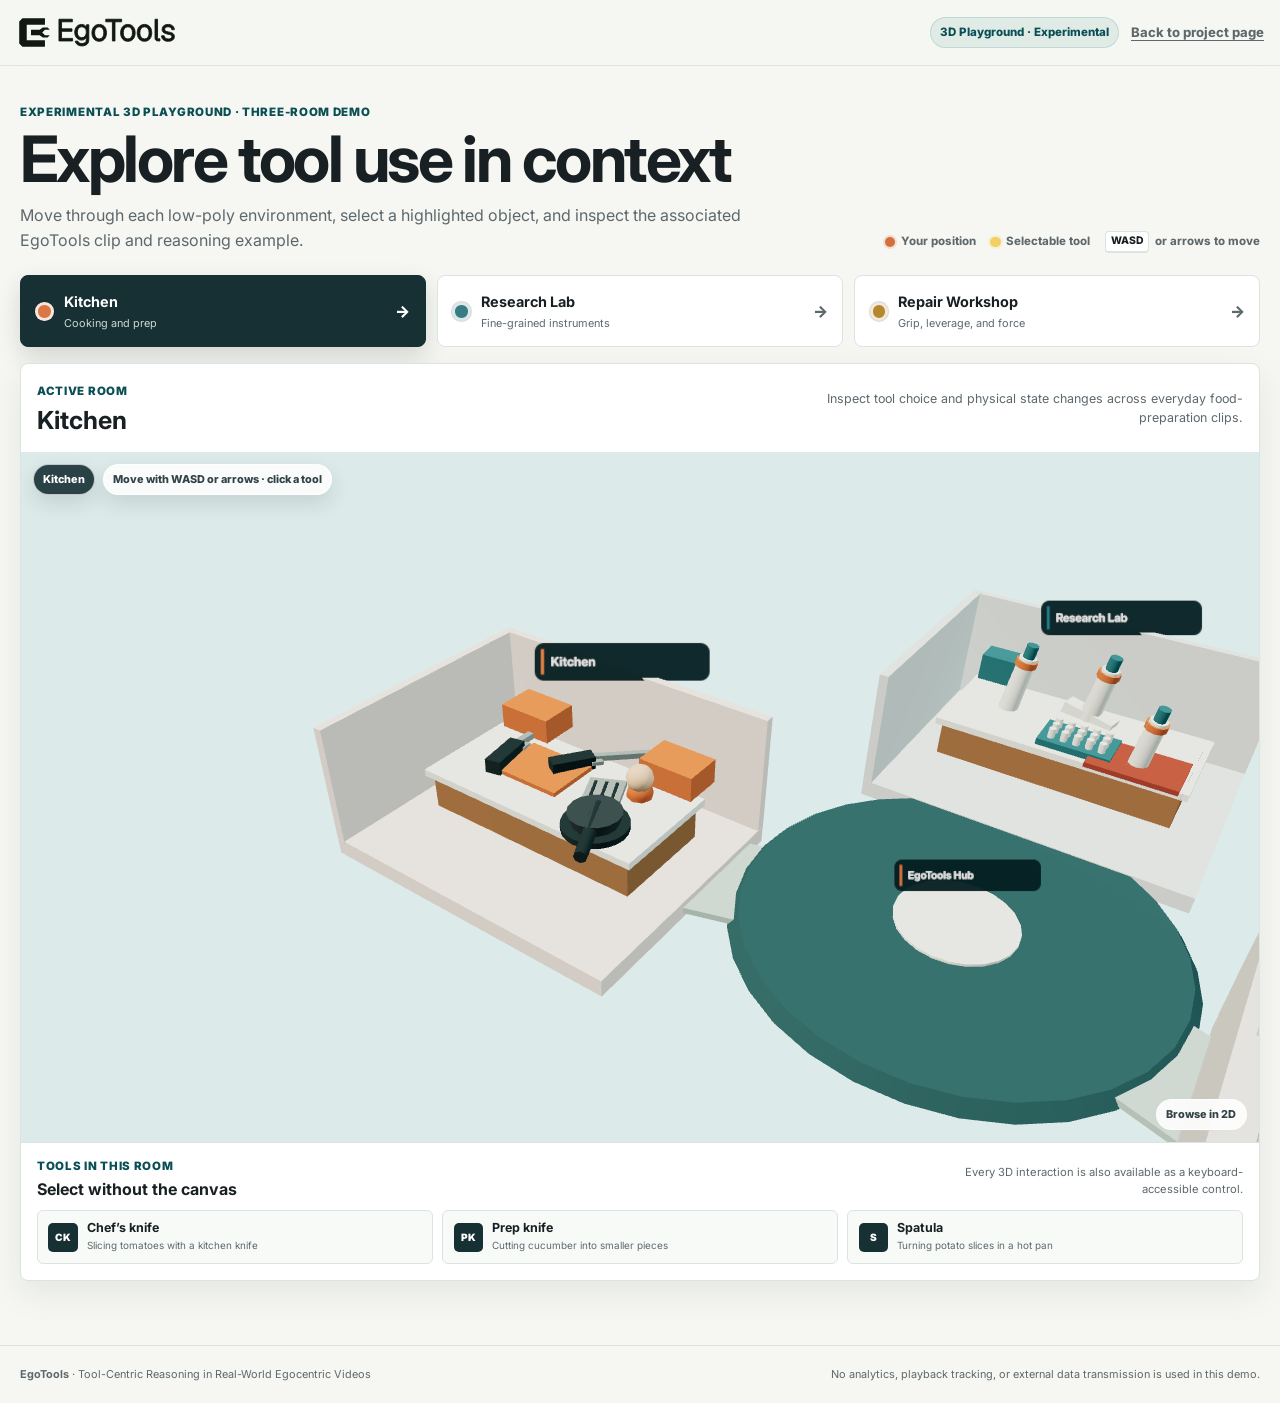
<file: website/world/index.html>
<!DOCTYPE html>
<html lang="en">
  <head>
    <meta charset="utf-8" />
    <meta name="viewport" content="width=device-width, initial-scale=1" />
    <meta
      name="description"
      content="Explore Kitchen, Research Lab, and Repair Workshop tools through a lightweight 3D EgoTools demo and release-approved egocentric clips."
    />
    <title>EgoTools 3D Playground (Experimental)</title>
    <meta name="theme-color" content="#0f6c73" />
    <link rel="icon" href="../static/images/favicon.svg?v=20260930" type="image/svg+xml" />
    <link rel="preconnect" href="https://fonts.googleapis.com" />
    <link rel="preconnect" href="https://fonts.gstatic.com" crossorigin />
    <link
      href="https://fonts.googleapis.com/css2?family=Inter:wght@400;500;600;700;800&display=swap"
      rel="stylesheet"
    />
    <link rel="stylesheet" href="../static/css/world.css?v=20260930-brand-v2" />
  </head>
  <body>
    <a class="skip-link" href="#world-main">Skip to the interactive explorer</a>

    <header class="world-header">
      <a class="brand" href="../#home" aria-label="Return to the EgoTools project page">
        <img class="brand-logo" src="../static/images/egotools-logo-dark.svg" width="306" height="64" alt="EgoTools" />
      </a>
      <div class="world-header-actions">
        <span class="world-mode-label">3D Playground · Experimental</span>
        <a class="back-link" href="../#world">Back to project page</a>
      </div>
    </header>

    <main id="world-main" class="world-main">
      <section class="world-intro" aria-labelledby="world-title">
        <div>
          <p class="eyebrow">Experimental 3D Playground · Three-room demo</p>
          <h1 id="world-title">Explore tool use in context</h1>
          <p>
            Move through each low-poly environment, select a highlighted object, and inspect the
            associated EgoTools clip and reasoning example.
          </p>
        </div>
        <div class="world-legend" aria-label="Demo legend">
          <span><i class="legend-dot legend-avatar"></i> Your position</span>
          <span><i class="legend-dot legend-tool"></i> Selectable tool</span>
          <span><kbd>WASD</kbd> or arrows to move</span>
        </div>
      </section>

      <nav class="room-navigation" aria-label="Jump directly to a room" data-room-navigation></nav>

      <div class="world-experience" data-world-experience>
        <section class="world-stage" aria-labelledby="active-room-title">
          <div class="stage-heading">
            <div>
              <p class="stage-kicker">Active room</p>
              <h2 id="active-room-title" data-active-room-title>Kitchen</h2>
            </div>
            <p data-active-room-description></p>
          </div>

          <div class="canvas-shell" data-canvas-shell>
            <canvas
              id="world-canvas"
              tabindex="0"
              aria-label="Interactive low-poly world. Use WASD or arrow keys to move. Use the room and tool buttons after the canvas for an equivalent keyboard-accessible experience."
            ></canvas>

            <div class="loading-screen" data-loading-screen role="status" aria-live="polite">
              <div class="loading-mark">E</div>
              <p class="loading-category" data-loading-category>Loading world interface</p>
              <strong data-loading-title>Preparing the explorer</strong>
              <div class="loading-track" aria-hidden="true"><span data-loading-progress></span></div>
              <span class="loading-percent" data-loading-percent>8%</span>
              <button class="retry-button" type="button" data-retry hidden>Retry</button>
            </div>

            <div class="canvas-hud" aria-hidden="true">
              <span class="canvas-room-chip" data-canvas-room>Kitchen</span>
              <span class="canvas-instruction" data-canvas-instruction>Move with WASD or arrows · click a tool</span>
            </div>

            <button class="fallback-switch" type="button" data-show-fallback>
              Browse in 2D
            </button>
          </div>

          <div class="tool-navigation">
            <div class="tool-navigation-heading">
              <div>
                <p class="stage-kicker">Tools in this room</p>
                <h3>Select without the canvas</h3>
              </div>
              <p>Every 3D interaction is also available as a keyboard-accessible control.</p>
            </div>
            <div class="tool-button-list" data-tool-list></div>
          </div>
        </section>

        <aside
          class="clip-panel"
          data-clip-panel
          aria-hidden="true"
          aria-labelledby="clip-panel-title"
        ></aside>
      </div>

      <section class="fallback-explorer" data-fallback hidden aria-labelledby="fallback-title">
        <div class="fallback-heading">
          <div>
            <p class="eyebrow">Accessible 2D explorer</p>
            <h2 id="fallback-title">Browse the same rooms and clips</h2>
            <p data-fallback-message>
              Choose a room and tool below. The same approved media and reasoning examples are available without WebGL.
            </p>
          </div>
          <button class="secondary-button" type="button" data-try-3d>Try 3D view</button>
        </div>
        <div class="fallback-room-grid" data-fallback-rooms></div>
      </section>

      <noscript>
        <section class="noscript-message">
          <h2>JavaScript is required for this explorer</h2>
          <p>The main EgoTools project page and its representative examples remain available.</p>
          <a href="../#world">Browse examples on the project page</a>
        </section>
      </noscript>
    </main>

    <footer class="world-footer">
      <p><strong>EgoTools</strong> · Tool-Centric Reasoning in Real-World Egocentric Videos</p>
      <p>No analytics, playback tracking, or external data transmission is used in this demo.</p>
    </footer>

    <script type="module">
      import("../static/js/world-dist/world.js?v=20260730-world-v1").catch(() => {
        const loading = document.querySelector("[data-loading-screen]");
        const title = document.querySelector("[data-loading-title]");
        const category = document.querySelector("[data-loading-category]");
        const retry = document.querySelector("[data-retry]");
        loading?.classList.add("is-error");
        if (title) title.textContent = "The interactive module could not load";
        if (category) category.textContent = "The academic project page is still available.";
        if (retry) {
          retry.hidden = false;
          retry.addEventListener("click", () => location.reload());
        }
      });
    </script>
  </body>
</html>
</file>
<file: website/static/css/world.css>
:root {
  --bg: #f6f7f2;
  --surface: #ffffff;
  --surface-strong: #eef4f2;
  --ink: #182023;
  --muted: #5d686d;
  --line: #dce3e0;
  --accent: #0f6c73;
  --accent-strong: #0a4f55;
  --warm: #d56f3e;
  --green: #3d7d48;
  --gold: #b98522;
  --radius: 8px;
  --shadow: 0 18px 45px rgba(22, 32, 35, 0.14);
  --header-height: 66px;
  --max: 1440px;
}

* {
  box-sizing: border-box;
}

html {
  background: var(--bg);
  scroll-behavior: smooth;
}

body {
  color: var(--ink);
  font-family: "Inter", system-ui, -apple-system, BlinkMacSystemFont, "Segoe UI", sans-serif;
  line-height: 1.55;
  margin: 0;
  min-width: 320px;
}

body.is-panel-open {
  overflow: hidden;
}

a {
  color: inherit;
}

button,
input {
  font: inherit;
}

button,
a {
  -webkit-tap-highlight-color: transparent;
}

:where(a, button, canvas, [tabindex], video[controls]):focus-visible {
  outline: 3px solid rgba(11, 105, 112, 0.5);
  outline-offset: 3px;
}

.skip-link {
  background: var(--ink);
  border-radius: 0 0 6px 6px;
  color: #fff;
  font-weight: 800;
  left: 1rem;
  padding: 0.65rem 0.9rem;
  position: fixed;
  text-decoration: none;
  top: -5rem;
  z-index: 200;
}

.skip-link:focus {
  top: 0;
}

.world-header {
  align-items: center;
  backdrop-filter: blur(16px);
  background: rgba(246, 247, 242, 0.9);
  border-bottom: 1px solid rgba(220, 227, 224, 0.92);
  display: flex;
  justify-content: space-between;
  min-height: var(--header-height);
  padding: 0.65rem max(1rem, calc((100vw - var(--max)) / 2));
  position: sticky;
  top: 0;
  z-index: 60;
}

.brand {
  align-items: center;
  display: flex;
  font-weight: 850;
  gap: 0.75rem;
  text-decoration: none;
}

.brand-logo {
  display: block;
  width: 10.25rem;
  height: auto;
}

.world-header-actions {
  align-items: center;
  display: flex;
  gap: 0.75rem;
}

.world-mode-label {
  background: rgba(15, 108, 115, 0.09);
  border: 1px solid rgba(15, 108, 115, 0.15);
  border-radius: 999px;
  color: var(--accent-strong);
  font-size: 0.72rem;
  font-weight: 800;
  padding: 0.35rem 0.55rem;
}

.back-link {
  color: var(--muted);
  font-size: 0.82rem;
  font-weight: 750;
  text-underline-offset: 0.2rem;
}

.world-main {
  margin: 0 auto;
  max-width: var(--max);
  padding: 2.4rem 1.25rem 4rem;
}

.world-intro {
  align-items: end;
  display: grid;
  gap: 2rem;
  grid-template-columns: minmax(0, 1fr) auto;
  margin-bottom: 1.4rem;
}

.eyebrow,
.stage-kicker,
.loading-category {
  color: var(--accent-strong);
  font-size: 0.72rem;
  font-weight: 850;
  letter-spacing: 0.06em;
  margin: 0 0 0.35rem;
  text-transform: uppercase;
}

h1,
h2,
h3,
p {
  overflow-wrap: anywhere;
}

h1 {
  font-size: clamp(2.35rem, 5vw, 4.8rem);
  letter-spacing: -0.04em;
  line-height: 0.98;
  margin: 0 0 0.8rem;
}

h2,
h3 {
  line-height: 1.08;
  margin-top: 0;
}

.world-intro > div:first-child > p:last-child {
  color: var(--muted);
  margin: 0;
  max-width: 760px;
}

.world-legend {
  align-items: center;
  display: flex;
  flex-wrap: wrap;
  gap: 0.65rem 0.9rem;
  justify-content: flex-end;
}

.world-legend > span {
  align-items: center;
  color: var(--muted);
  display: inline-flex;
  font-size: 0.72rem;
  font-weight: 750;
  gap: 0.35rem;
}

.legend-dot {
  border-radius: 50%;
  display: inline-block;
  height: 0.65rem;
  width: 0.65rem;
}

.legend-avatar {
  background: var(--warm);
  box-shadow: 0 0 0 2px rgba(213, 111, 62, 0.18);
}

.legend-tool {
  background: #f4cf64;
  box-shadow: 0 0 0 2px rgba(244, 207, 100, 0.2);
}

kbd {
  background: #fff;
  border: 1px solid var(--line);
  border-bottom-width: 2px;
  border-radius: 4px;
  color: var(--ink);
  font-family: inherit;
  font-size: 0.65rem;
  font-weight: 800;
  padding: 0.1rem 0.3rem;
}

.room-navigation {
  display: grid;
  gap: 0.7rem;
  grid-template-columns: repeat(3, 1fr);
  margin-bottom: 1rem;
}

.room-button {
  align-items: center;
  background: #fff;
  border: 1px solid var(--line);
  border-radius: var(--radius);
  color: var(--ink);
  cursor: pointer;
  display: grid;
  gap: 0.65rem;
  grid-template-columns: auto 1fr auto;
  min-height: 72px;
  padding: 0.75rem 0.9rem;
  text-align: left;
  transition: background 150ms ease, border-color 150ms ease, box-shadow 150ms ease, transform 150ms ease;
}

.room-button:hover,
.room-button:focus-visible {
  border-color: rgba(15, 108, 115, 0.4);
  transform: translateY(-1px);
}

.room-button.is-active {
  background: #173033;
  border-color: #173033;
  box-shadow: 0 10px 24px rgba(22, 32, 35, 0.15);
  color: #fff;
}

.room-button-marker {
  background: var(--room-color, var(--accent));
  border: 3px solid rgba(255, 255, 255, 0.82);
  border-radius: 50%;
  box-shadow: 0 0 0 1px rgba(22, 32, 35, 0.16);
  height: 1.15rem;
  width: 1.15rem;
}

.room-button strong,
.room-button small {
  display: block;
}

.room-button strong {
  font-size: 0.9rem;
}

.room-button small {
  color: var(--muted);
  font-size: 0.68rem;
  margin-top: 0.08rem;
}

.room-button.is-active small {
  color: #c9dad7;
}

.room-button-arrow {
  color: var(--muted);
  font-weight: 850;
}

.room-button.is-active .room-button-arrow {
  color: #fff;
}

.world-experience {
  display: grid;
  gap: 1rem;
  grid-template-columns: minmax(0, 1fr);
  transition: grid-template-columns 180ms ease;
}

.world-experience.has-panel {
  grid-template-columns: minmax(0, 1fr) minmax(350px, 410px);
}

.world-stage,
.clip-panel,
.fallback-explorer {
  background: var(--surface);
  border: 1px solid var(--line);
  border-radius: var(--radius);
  box-shadow: 0 12px 34px rgba(22, 32, 35, 0.08);
}

.world-stage {
  min-width: 0;
  overflow: hidden;
}

.stage-heading {
  align-items: center;
  display: flex;
  gap: 1rem;
  justify-content: space-between;
  min-height: 88px;
  padding: 0.9rem 1rem;
}

.stage-heading h2 {
  font-size: 1.55rem;
  margin: 0;
}

.stage-heading > p {
  color: var(--muted);
  font-size: 0.78rem;
  margin: 0;
  max-width: 480px;
  text-align: right;
}

.canvas-shell {
  background:
    radial-gradient(circle at 50% 30%, rgba(134, 198, 189, 0.34), transparent 42%),
    linear-gradient(180deg, #dcebea, #c7d8d5);
  height: clamp(480px, 58vw, 690px);
  overflow: hidden;
  position: relative;
}

#world-canvas {
  display: block;
  height: 100%;
  touch-action: none;
  width: 100%;
}

#world-canvas.is-pointing {
  cursor: pointer;
}

.loading-screen {
  align-items: center;
  background:
    radial-gradient(circle at 50% 45%, rgba(15, 108, 115, 0.12), transparent 38%),
    #eef4f2;
  display: flex;
  flex-direction: column;
  inset: 0;
  justify-content: center;
  padding: 1.5rem;
  position: absolute;
  text-align: center;
  transition: opacity 200ms ease, visibility 200ms ease;
  z-index: 20;
}

.loading-screen.is-complete {
  opacity: 0;
  pointer-events: none;
  visibility: hidden;
}

.loading-screen.is-error {
  background: #f8f3ee;
}

.loading-mark {
  align-items: center;
  background: #173033;
  border-radius: 10px;
  color: #fff;
  display: flex;
  font-size: 1.45rem;
  font-weight: 900;
  height: 3.5rem;
  justify-content: center;
  margin-bottom: 1.1rem;
  width: 3.5rem;
}

.loading-screen strong {
  font-size: 1.1rem;
}

.loading-track {
  background: rgba(15, 108, 115, 0.14);
  border-radius: 999px;
  height: 0.38rem;
  margin: 1rem 0 0.35rem;
  max-width: 260px;
  overflow: hidden;
  width: 70%;
}

.loading-track span {
  background: linear-gradient(90deg, var(--accent), var(--warm));
  border-radius: inherit;
  display: block;
  height: 100%;
  transition: width 180ms ease;
  width: 8%;
}

.loading-percent {
  color: var(--muted);
  font-size: 0.72rem;
  font-weight: 800;
}

.retry-button,
.secondary-button {
  background: #fff;
  border: 1px solid var(--line);
  border-radius: 6px;
  color: var(--ink);
  cursor: pointer;
  font-size: 0.78rem;
  font-weight: 800;
  padding: 0.55rem 0.7rem;
}

.retry-button {
  margin-top: 1rem;
}

.canvas-hud {
  align-items: center;
  display: flex;
  gap: 0.55rem;
  left: 0.75rem;
  position: absolute;
  top: 0.75rem;
  z-index: 4;
}

.canvas-room-chip,
.canvas-instruction,
.tool-tooltip {
  backdrop-filter: blur(10px);
  border: 1px solid rgba(255, 255, 255, 0.7);
  border-radius: 999px;
  box-shadow: 0 8px 20px rgba(22, 32, 35, 0.12);
  font-size: 0.68rem;
  font-weight: 800;
  padding: 0.38rem 0.55rem;
}

.canvas-room-chip {
  background: rgba(23, 48, 51, 0.9);
  color: #fff;
}

.canvas-instruction {
  background: rgba(255, 255, 255, 0.85);
  color: #324247;
}

.fallback-switch {
  backdrop-filter: blur(10px);
  background: rgba(255, 255, 255, 0.88);
  border: 1px solid rgba(255, 255, 255, 0.7);
  border-radius: 999px;
  bottom: 0.75rem;
  color: #324247;
  cursor: pointer;
  font-size: 0.68rem;
  font-weight: 800;
  padding: 0.4rem 0.6rem;
  position: absolute;
  right: 0.75rem;
  z-index: 4;
}

.tool-tooltip {
  background: rgba(23, 48, 51, 0.94);
  color: #fff;
  left: 0;
  opacity: 0;
  pointer-events: none;
  position: absolute;
  top: 0;
  transform: translate(-50%, calc(-100% - 10px));
  transition: opacity 100ms ease;
  white-space: nowrap;
  z-index: 5;
}

.tool-tooltip.is-visible {
  opacity: 1;
}

.tool-navigation {
  border-top: 1px solid var(--line);
  padding: 0.9rem 1rem 1rem;
}

.tool-navigation-heading {
  align-items: end;
  display: flex;
  justify-content: space-between;
  margin-bottom: 0.75rem;
}

.tool-navigation-heading h3 {
  font-size: 1rem;
  margin: 0;
}

.tool-navigation-heading > p {
  color: var(--muted);
  font-size: 0.7rem;
  margin: 0;
  max-width: 330px;
  text-align: right;
}

.tool-button-list {
  display: grid;
  gap: 0.6rem;
  grid-template-columns: repeat(3, minmax(0, 1fr));
}

.tool-button {
  align-items: center;
  background: #f8faf8;
  border: 1px solid var(--line);
  border-radius: 6px;
  color: var(--ink);
  cursor: pointer;
  display: flex;
  gap: 0.55rem;
  min-height: 54px;
  padding: 0.55rem 0.65rem;
  text-align: left;
  transition: background 140ms ease, border-color 140ms ease, box-shadow 140ms ease;
}

.tool-button:hover,
.tool-button:focus-visible,
.tool-button.is-selected {
  background: rgba(15, 108, 115, 0.08);
  border-color: rgba(15, 108, 115, 0.38);
}

.tool-button.is-selected {
  box-shadow: inset 3px 0 0 var(--accent);
}

.tool-button-icon {
  align-items: center;
  background: #173033;
  border-radius: 5px;
  color: #fff;
  display: flex;
  flex: 0 0 auto;
  font-size: 0.63rem;
  font-weight: 900;
  height: 1.85rem;
  justify-content: center;
  width: 1.85rem;
}

.tool-button strong,
.tool-button small {
  display: block;
}

.tool-button strong {
  font-size: 0.78rem;
  line-height: 1.2;
}

.tool-button small {
  color: var(--muted);
  font-size: 0.62rem;
  margin-top: 0.15rem;
}

.clip-panel {
  display: none;
  min-height: 0;
  overflow: hidden;
}

.clip-panel.is-open {
  display: block;
}

.clip-panel-inner {
  display: flex;
  flex-direction: column;
  height: 100%;
}

.clip-panel-header {
  align-items: start;
  display: flex;
  gap: 0.75rem;
  justify-content: space-between;
  padding: 0.95rem 0.95rem 0.75rem;
}

.clip-panel-header h2 {
  font-size: 1.45rem;
  margin: 0.15rem 0 0;
}

.clip-domain {
  color: var(--accent-strong);
  font-size: 0.68rem;
  font-weight: 850;
  margin: 0;
  text-transform: uppercase;
}

.panel-close {
  align-items: center;
  background: var(--surface-strong);
  border: 1px solid var(--line);
  border-radius: 50%;
  color: var(--ink);
  cursor: pointer;
  display: flex;
  flex: 0 0 auto;
  font-size: 1.2rem;
  height: 2.35rem;
  justify-content: center;
  line-height: 1;
  width: 2.35rem;
}

.clip-media {
  background: #162426;
  aspect-ratio: 16 / 10;
  display: grid;
  place-items: center;
  width: 100%;
}

.clip-media video {
  display: block;
  height: 100%;
  object-fit: contain;
  width: 100%;
}

.clip-content {
  display: grid;
  gap: 0.75rem;
  overflow-y: auto;
  padding: 0.9rem 0.95rem 1rem;
}

.clip-action {
  color: #28373b;
  font-size: 0.9rem;
  font-weight: 750;
  margin: 0;
}

.clip-content dl {
  display: grid;
  gap: 0.2rem;
  margin: 0;
}

.clip-content dt {
  color: var(--accent-strong);
  font-size: 0.67rem;
  font-weight: 850;
  margin-top: 0.45rem;
  text-transform: uppercase;
}

.clip-content dd {
  color: var(--muted);
  font-size: 0.78rem;
  margin: 0;
}

.clip-content .explanation {
  background: rgba(15, 108, 115, 0.07);
  border-left: 3px solid var(--accent);
  border-radius: 0 6px 6px 0;
  color: #334448;
  padding: 0.6rem 0.65rem;
}

.clip-actions {
  display: grid;
  gap: 0.5rem;
  grid-template-columns: 1fr 1fr auto;
  margin-top: 0.15rem;
}

.clip-actions button {
  background: #fff;
  border: 1px solid var(--line);
  border-radius: 6px;
  color: var(--ink);
  cursor: pointer;
  font-size: 0.68rem;
  font-weight: 800;
  padding: 0.5rem 0.55rem;
}

.clip-actions button:hover,
.clip-actions button:focus-visible {
  background: var(--surface-strong);
}

.share-status {
  color: var(--green);
  font-size: 0.67rem;
  font-weight: 750;
  margin: -0.25rem 0 0;
  min-height: 1rem;
}

.fallback-explorer {
  margin-top: 1rem;
  padding: 1rem;
}

.fallback-explorer > .clip-panel.is-open {
  margin-top: 1rem;
}

.fallback-heading {
  align-items: start;
  display: flex;
  gap: 1rem;
  justify-content: space-between;
}

.fallback-heading h2 {
  font-size: clamp(1.7rem, 4vw, 2.6rem);
  margin-bottom: 0.55rem;
}

.fallback-heading p:last-child {
  color: var(--muted);
  margin: 0 0 1rem;
}

.fallback-room-grid {
  display: grid;
  gap: 0.8rem;
  grid-template-columns: repeat(3, minmax(0, 1fr));
}

.fallback-room-card {
  background: #f8faf8;
  border: 1px solid var(--line);
  border-radius: 6px;
  min-width: 0;
  overflow: hidden;
}

.fallback-room-card-header {
  border-top: 4px solid var(--room-color, var(--accent));
  padding: 0.85rem 0.85rem 0.7rem;
}

.fallback-room-card h3 {
  font-size: 1rem;
  margin-bottom: 0.3rem;
}

.fallback-room-card p {
  color: var(--muted);
  font-size: 0.7rem;
  margin: 0;
}

.fallback-tools {
  display: grid;
  gap: 1px;
}

.fallback-tool-button {
  align-items: center;
  background: #fff;
  border: 0;
  border-top: 1px solid var(--line);
  color: var(--ink);
  cursor: pointer;
  display: flex;
  gap: 0.6rem;
  justify-content: space-between;
  padding: 0.7rem 0.85rem;
  text-align: left;
  width: 100%;
}

.fallback-tool-button:hover,
.fallback-tool-button:focus-visible,
.fallback-tool-button.is-selected {
  background: rgba(15, 108, 115, 0.07);
}

.fallback-tool-button strong {
  display: block;
  font-size: 0.75rem;
}

.fallback-tool-button small {
  color: var(--muted);
  display: block;
  font-size: 0.62rem;
  margin-top: 0.12rem;
}

.fallback-tool-button span:last-child {
  color: var(--accent-strong);
  font-weight: 850;
}

.noscript-message {
  background: #fff;
  border: 1px solid var(--line);
  border-radius: var(--radius);
  margin-top: 1rem;
  padding: 1.25rem;
}

.world-footer {
  border-top: 1px solid var(--line);
  color: var(--muted);
  display: flex;
  font-size: 0.68rem;
  gap: 1rem;
  justify-content: space-between;
  margin: 0 auto;
  max-width: var(--max);
  padding: 1.25rem;
}

.world-footer p {
  margin: 0;
}

@media (max-width: 1100px) {
  .world-experience.has-panel {
    grid-template-columns: minmax(0, 1fr) minmax(320px, 360px);
  }

  .canvas-shell {
    height: clamp(470px, 62vw, 620px);
  }

  .fallback-room-grid {
    grid-template-columns: 1fr;
  }
}

@media (max-width: 860px) {
  .world-intro {
    align-items: start;
    grid-template-columns: 1fr;
  }

  .world-legend {
    justify-content: flex-start;
  }

  .room-button {
    grid-template-columns: auto 1fr;
  }

  .room-button-arrow {
    display: none;
  }

  .world-experience.has-panel {
    grid-template-columns: 1fr;
  }

  .stage-heading {
    align-items: start;
    flex-direction: column;
    gap: 0.35rem;
  }

  .stage-heading > p {
    max-width: 100%;
    text-align: left;
  }

  .canvas-shell {
    height: min(70vh, 580px);
    min-height: 430px;
  }

  .tool-navigation-heading > p {
    display: none;
  }

  .clip-panel.is-open {
    background: #fff;
    border-radius: 12px 12px 0 0;
    bottom: 0;
    box-shadow: 0 -18px 45px rgba(22, 32, 35, 0.22);
    left: 0;
    max-height: min(82vh, 760px);
    overflow-y: auto;
    position: fixed;
    right: 0;
    z-index: 100;
  }

  .clip-panel.is-open::before {
    background: rgba(13, 20, 22, 0.58);
    content: "";
    inset: -100vh 0 100% 0;
    pointer-events: none;
    position: absolute;
  }

  .clip-panel-inner {
    height: auto;
  }

  .clip-media {
    aspect-ratio: 16 / 8.5;
  }
}

@media (max-width: 620px) {
  .world-header-actions {
    gap: 0.45rem;
  }

  .world-mode-label {
    display: none;
  }

  .back-link {
    font-size: 0.72rem;
  }

  .world-main {
    padding: 1.6rem 0.8rem 3rem;
  }

  .world-intro {
    gap: 1rem;
  }

  .room-navigation {
    display: flex;
    gap: 0.5rem;
    overflow-x: auto;
    padding-bottom: 0.25rem;
    scroll-snap-type: x mandatory;
  }

  .room-button {
    flex: 0 0 76%;
    min-height: 64px;
    scroll-snap-align: start;
  }

  .stage-heading {
    padding: 0.8rem;
  }

  .canvas-shell {
    height: 54vh;
    min-height: 360px;
  }

  .canvas-hud {
    align-items: flex-start;
    flex-direction: column;
  }

  .canvas-instruction {
    max-width: 220px;
  }

  .tool-navigation {
    padding: 0.8rem;
  }

  .tool-button-list {
    grid-template-columns: 1fr;
  }

  .clip-actions {
    grid-template-columns: 1fr 1fr;
  }

  .clip-actions button:last-child {
    grid-column: 1 / -1;
  }

  .fallback-heading {
    flex-direction: column;
  }

  .world-footer {
    flex-direction: column;
  }
}

@media (hover: none), (pointer: coarse) {
  .canvas-instruction {
    display: none;
  }
}

@media (prefers-reduced-motion: reduce) {
  html {
    scroll-behavior: auto;
  }

  *,
  *::before,
  *::after {
    animation-duration: 0.01ms !important;
    animation-iteration-count: 1 !important;
    scroll-behavior: auto !important;
    transition-duration: 0.01ms !important;
  }
}
</file>
